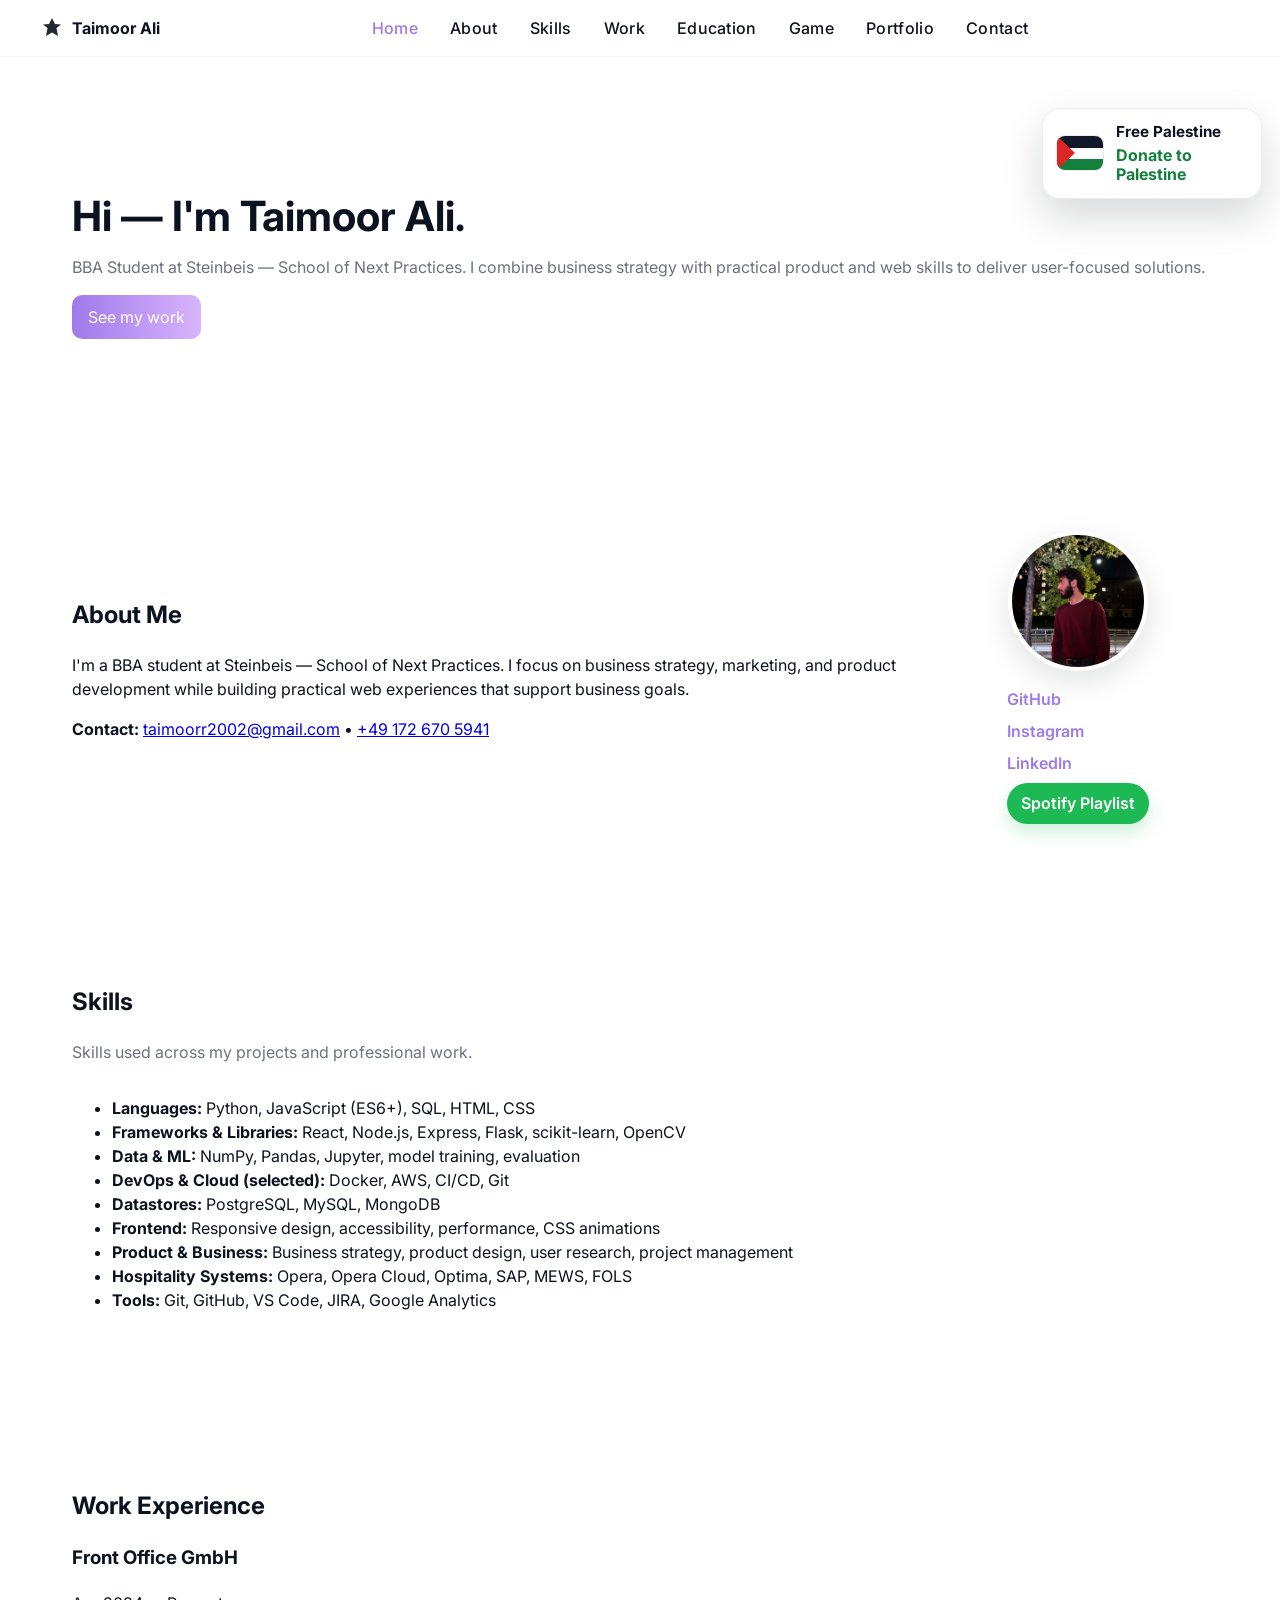
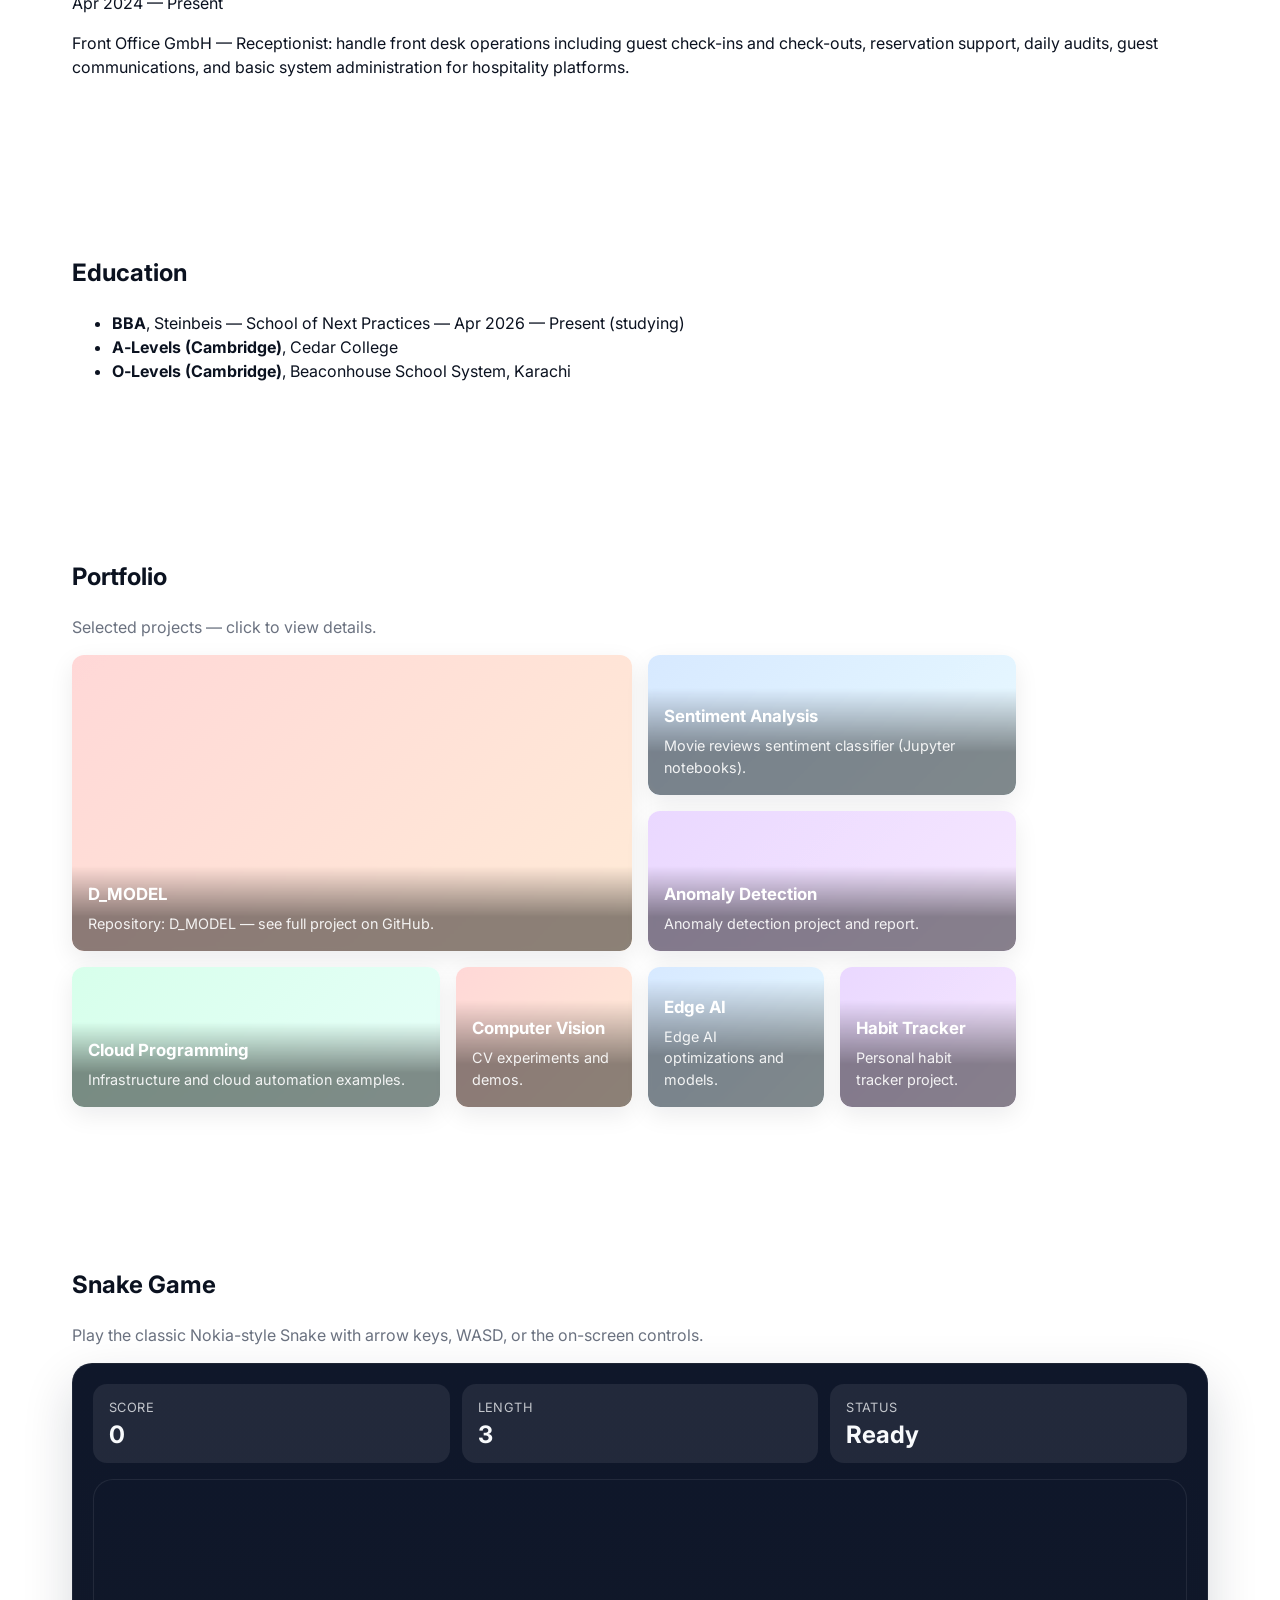
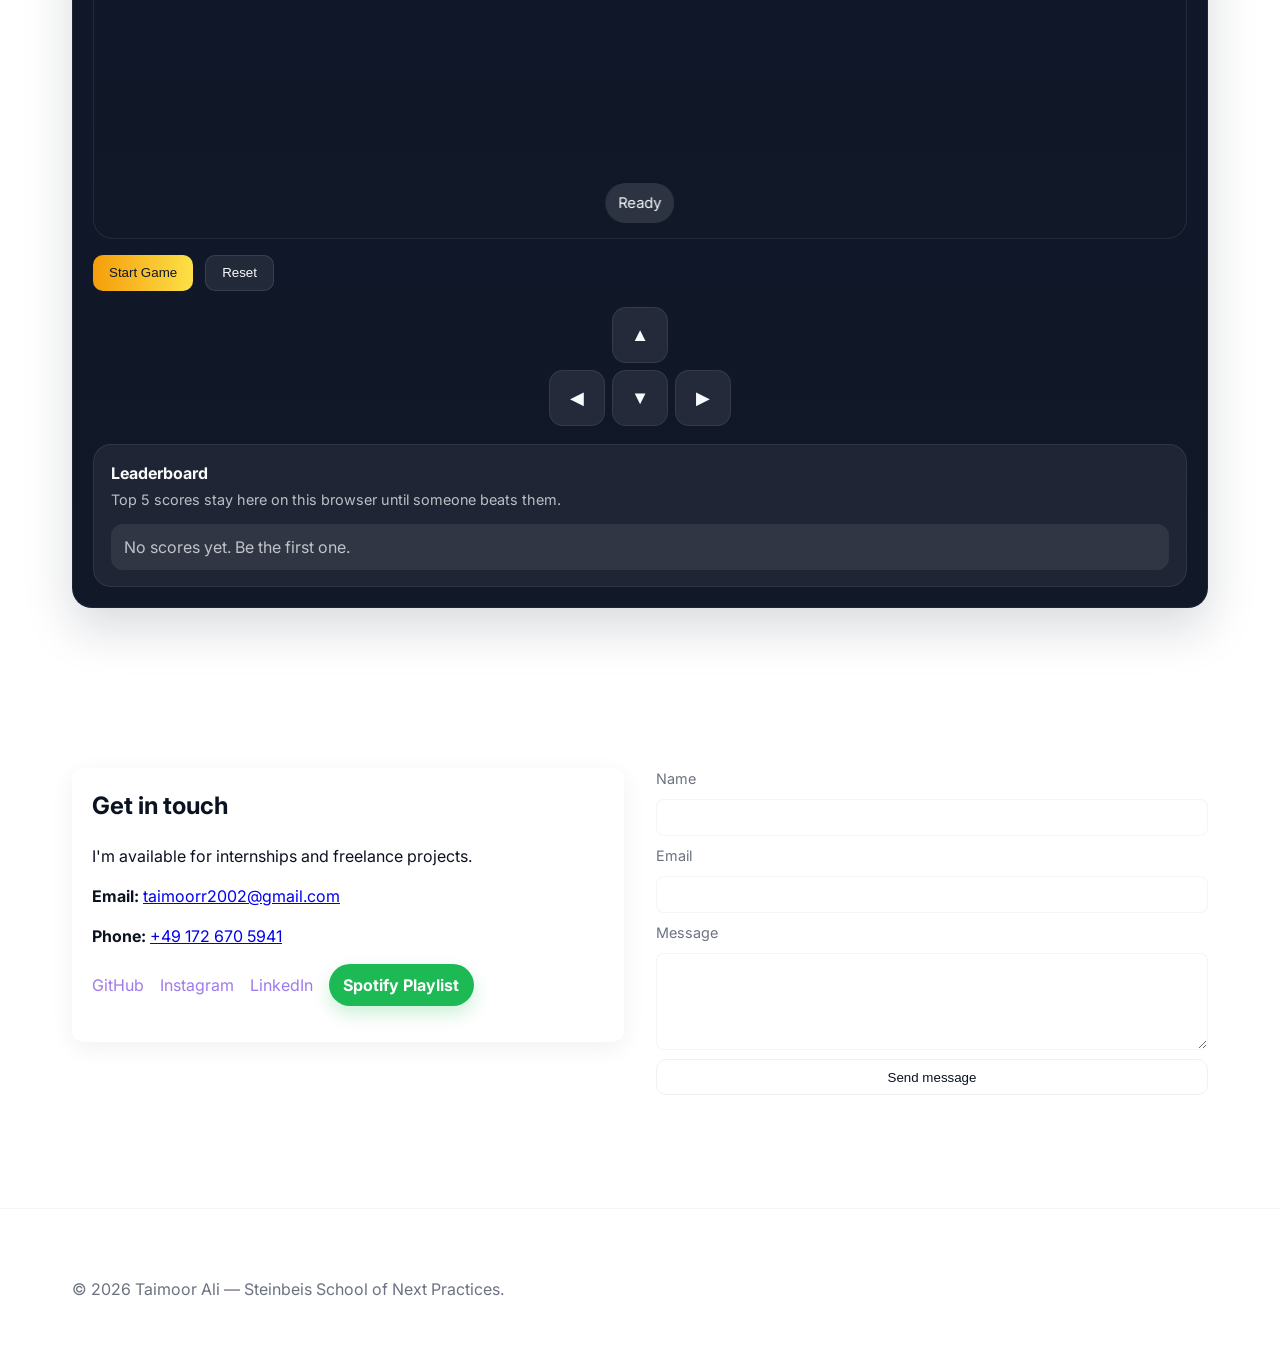
<file: index.html>
<!DOCTYPE html>
<html lang="en">
<head>
    <meta charset="utf-8">
    <meta name="viewport" content="width=device-width,initial-scale=1">
    <title>MyName — Software Developer</title>
    <link href="https://fonts.googleapis.com/css2?family=Inter:wght@300;400;600;700&display=swap" rel="stylesheet">
    <link rel="stylesheet" href="style.css">
    <meta name="description" content="Portfolio of a software developer — frontend, backend, and product-focused engineering.">
    <meta name="theme-color" content="#ffffff">
    <link rel="icon" href="assets/favicon.svg" type="image/svg+xml">
    <link rel="manifest" href="manifest.webmanifest">
</head>
<body>
    <header class="site-header">
        <div class="container header-inner">
            <div class="nav-left">
                <a class="logo" href="#hero" aria-label="Homepage">
                    <svg width="24" height="24" viewBox="0 0 24 24" fill="none" aria-hidden="true"><path d="M12 2L15 8l6 .5-4.5 3.5L18 20l-6-3.5L6 20l1.5-8L3 8.5 9 8 12 2z" fill="currentColor"/></svg>
                    <span class="brand">Taimoor Ali</span>
                </a>
            </div>

            <nav class="site-nav" aria-label="Main navigation">
                <ul class="nav-center">
                    <li><a href="#hero">Home</a></li>
                    <li><a href="#about">About</a></li>
                    <li><a href="#skills">Skills</a></li>
                        <li><a href="#work">Work</a></li>
                        <li><a href="#education">Education</a></li>
                    <li><a href="#game">Game</a></li>
                    <li><a href="#portfolio">Portfolio</a></li>
                    <li><a href="#contact">Contact</a></li>
                </ul>
            </nav>

            <div class="nav-right">
                <button id="menu-toggle" class="menu-toggle" aria-label="Toggle navigation">☰</button>
            </div>
        </div>
    </header>

    <main>
        <section id="hero" class="hero">
            <div class="container">
                <h1>Hi — I'm Taimoor Ali.</h1>
                <p class="lead">BBA Student at Steinbeis — School of Next Practices. I combine business strategy with practical product and web skills to deliver user-focused solutions.</p>
                <p><a class="btn primary" href="#portfolio">See my work</a></p>
            </div>
        </section>

        <section id="about" class="section">
            <div class="container about-inner">
                <div class="about-left">
                    <h2>About Me</h2>
                    <p>I'm a BBA student at Steinbeis — School of Next Practices. I focus on business strategy, marketing, and product development while building practical web experiences that support business goals.</p>
                    <p><strong>Contact:</strong> <a href="mailto:taimoorr2002@gmail.com">taimoorr2002@gmail.com</a> • <a href="tel:+491726705941">+49 172 670 5941</a></p>
                </div>
                <div class="about-right">
                    <img src="assets/profile.jpg" alt="Taimoor Ali" class="avatar-img">
                    <div class="socials">
                        <a href="https://github.com/taimoorali110" target="_blank" rel="noopener">GitHub</a>
                        <a href="https://www.instagram.com/taimoorkoraii/" target="_blank" rel="noopener">Instagram</a>
                        <a href="https://www.linkedin.com/in/taimoor-ali-80b96a406/" class="linkedin" target="_blank" rel="noopener">LinkedIn</a>
                        <a class="spotify-link" href="https://open.spotify.com/playlist/6kgKh6iaj9Uk6pMjlQZ9Xp?si=ee065f746693475c" target="_blank" rel="noopener">Spotify Playlist</a>
                    </div>
                </div>
            </div>
        </section>

        <section id="skills" class="section">
            <div class="container">
                <h2>Skills</h2>
                <p class="lead">Skills used across my projects and professional work.</p>
                <div class="skills-grid expanded">
                    <ul>
                        <li><strong>Languages:</strong> Python, JavaScript (ES6+), SQL, HTML, CSS</li>
                        <li><strong>Frameworks & Libraries:</strong> React, Node.js, Express, Flask, scikit-learn, OpenCV</li>
                        <li><strong>Data & ML:</strong> NumPy, Pandas, Jupyter, model training, evaluation</li>
                        <li><strong>DevOps & Cloud (selected):</strong> Docker, AWS, CI/CD, Git</li>
                        <li><strong>Datastores:</strong> PostgreSQL, MySQL, MongoDB</li>
                        <li><strong>Frontend:</strong> Responsive design, accessibility, performance, CSS animations</li>
                        <li><strong>Product & Business:</strong> Business strategy, product design, user research, project management</li>
                        <li><strong>Hospitality Systems:</strong> Opera, Opera Cloud, Optima, SAP, MEWS, FOLS</li>
                        <li><strong>Tools:</strong> Git, GitHub, VS Code, JIRA, Google Analytics</li>
                    </ul>
                    
                </div>
            </div>
        </section>

        <section id="work" class="section work-section">
            <div class="container">
                <h2>Work Experience</h2>
                <div class="work-item">
                    <h3>Front Office GmbH</h3>
                    <p class="muted">Apr 2024 — Present</p>
                    <p>Front Office GmbH — Receptionist: handle front desk operations including guest check-ins and check-outs, reservation support, daily audits, guest communications, and basic system administration for hospitality platforms.</p>
                </div>
            </div>
        </section>

        <section id="education" class="section education-section">
            <div class="container">
                <h2>Education</h2>
                <ul class="education-list">
                    <li><strong>BBA</strong>, Steinbeis — School of Next Practices — Apr 2026 — Present (studying)</li>
                    <li><strong>A‑Levels (Cambridge)</strong>, Cedar College</li>
                    <li><strong>O‑Levels (Cambridge)</strong>, Beaconhouse School System, Karachi</li>
                </ul>
            </div>
        </section>

        <section id="portfolio" class="section portfolio-section">
            <div class="container">
                <h2>Portfolio</h2>
                <p class="lead">Selected projects — click to view details.</p>
                <div class="portfolio-grid">
                    <a class="portfolio-tile tile-large" href="projects/D_MODEL.html" aria-label="D_MODEL">
                        <div class="tile-bg tile-1"></div>
                        <div class="tile-overlay">
                            <h3>D_MODEL</h3>
                            <p>Repository: D_MODEL — see full project on GitHub.</p>
                        </div>
                    </a>

                    <a class="portfolio-tile tile-medium" href="projects/sentiment-analysis-for-movie-reviews.html" aria-label="Sentiment Analysis">
                        <div class="tile-bg tile-2"></div>
                        <div class="tile-overlay">
                            <h3>Sentiment Analysis</h3>
                            <p>Movie reviews sentiment classifier (Jupyter notebooks).</p>
                        </div>
                    </a>

                    <a class="portfolio-tile tile-medium" href="projects/Taimoor_10220374_Anomaly_Detection.html" aria-label="Anomaly Detection">
                        <div class="tile-bg tile-3"></div>
                        <div class="tile-overlay">
                            <h3>Anomaly Detection</h3>
                            <p>Anomaly detection project and report.</p>
                        </div>
                    </a>

                    <a class="portfolio-tile tile-medium" href="projects/Taimoor_10220374_cloud_programming.html" aria-label="Cloud Programming">
                        <div class="tile-bg tile-4"></div>
                        <div class="tile-overlay">
                            <h3>Cloud Programming</h3>
                            <p>Infrastructure and cloud automation examples.</p>
                        </div>
                    </a>

                    <a class="portfolio-tile tile-small" href="projects/Taimoor_10220374_computer_vision.html" aria-label="Computer Vision">
                        <div class="tile-bg tile-1"></div>
                        <div class="tile-overlay">
                            <h3>Computer Vision</h3>
                            <p>CV experiments and demos.</p>
                        </div>
                    </a>

                    <a class="portfolio-tile tile-small" href="projects/Taimoor_10220374_edge_ai.html" aria-label="Edge AI">
                        <div class="tile-bg tile-2"></div>
                        <div class="tile-overlay">
                            <h3>Edge AI</h3>
                            <p>Edge AI optimizations and models.</p>
                        </div>
                    </a>

                    <a class="portfolio-tile tile-small" href="projects/Taimoor_10220374_habit_tracker.html" aria-label="Habit Tracker">
                        <div class="tile-bg tile-3"></div>
                        <div class="tile-overlay">
                            <h3>Habit Tracker</h3>
                            <p>Personal habit tracker project.</p>
                        </div>
                    </a>
                </div>
            </div>
        </section>

        <section id="game" class="section game-section">
            <div class="container">
                <h2>Snake Game</h2>
                <p class="lead">Play the classic Nokia-style Snake with arrow keys, WASD, or the on-screen controls.</p>
                <div class="game-shell snake-shell">
                    <div class="game-stats" aria-live="polite">
                        <div><span>Score</span><strong id="game-score">0</strong></div>
                        <div><span>Length</span><strong id="game-length">3</strong></div>
                        <div><span>Status</span><strong id="game-status">Ready</strong></div>
                    </div>
                    <div id="snake-game-board" class="snake-board" aria-label="Snake game board" tabindex="0">
                        <canvas id="snake-canvas" width="360" height="360"></canvas>
                        <div class="snake-overlay" id="snake-overlay">Press Start to play</div>
                    </div>
                    <div class="game-controls">
                        <button id="game-start" class="btn primary" type="button">Start Game</button>
                        <button id="game-reset" class="btn" type="button">Reset</button>
                    </div>
                    <div class="snake-pad" aria-label="Snake movement controls">
                        <button class="snake-btn" type="button" data-dir="up">▲</button>
                        <div class="snake-row">
                            <button class="snake-btn" type="button" data-dir="left">◀</button>
                            <button class="snake-btn" type="button" data-dir="down">▼</button>
                            <button class="snake-btn" type="button" data-dir="right">▶</button>
                        </div>
                    </div>
                    <div class="leaderboard-panel">
                        <div class="leaderboard-head">
                            <h3>Leaderboard</h3>
                            <p>Top 5 scores stay here on this browser until someone beats them.</p>
                        </div>
                        <ol id="snake-leaderboard" class="leaderboard-list" aria-live="polite"></ol>
                    </div>
                </div>
            </div>
        </section>

        <section id="contact" class="section">
            <div class="container contact-inner">
                <div class="contact-card">
                    <h2>Get in touch</h2>
                    <p>I'm available for internships and freelance projects.</p>
                    <p><strong>Email:</strong> <a href="mailto:taimoorr2002@gmail.com">taimoorr2002@gmail.com</a></p>
                    <p><strong>Phone:</strong> <a href="tel:+491726705941">+49 172 670 5941</a></p>
                    <p class="contact-socials">
                        <a href="https://github.com/taimoorali110" target="_blank" rel="noopener">GitHub</a>
                        <a href="https://instagram.com/taimoorkoraii" target="_blank" rel="noopener">Instagram</a>
                        <a href="https://www.linkedin.com/in/taimoor-ali-80b96a406/" class="linkedin" target="_blank" rel="noopener">LinkedIn</a>
                        <a class="spotify-link" href="https://open.spotify.com/playlist/6kgKh6iaj9Uk6pMjlQZ9Xp?si=ee065f746693475c" target="_blank" rel="noopener">Spotify Playlist</a>
                    </p>
                </div>

                <form id="contact-form" class="contact-form" method="POST">
                    <label for="name">Name</label>
                    <input id="name" name="name" type="text" required>

                    <label for="email">Email</label>
                    <input id="email" name="email" type="email" required>

                    <label for="message">Message</label>
                    <textarea id="message" name="message" rows="5" required></textarea>

                    <button type="submit" class="btn">Send message</button>
                    <p id="form-status" class="form-status" aria-live="polite"></p>
                </form>
            </div>
        </section>
    </main>

    <aside class="support-badge" aria-label="Palestine support and donation link">
        <div class="flag" aria-hidden="true">
            <span class="flag-black"></span>
            <span class="flag-white"></span>
            <span class="flag-green"></span>
            <span class="flag-red"></span>
        </div>
        <div class="support-copy">
            <strong>Free Palestine</strong>
            <a href="https://donate.unrwa.org/int/en/general?utm_source=google&utm_medium=cpc&utm_content=gaza&utm_campaign=CR_UNRWA_TAC_PRO_Generic_Gaza_SEM_DE_EN_CONV_2432026&gad_source=1&gad_campaignid=23680467537&gbraid=0AAAAApc61G7LXEV8VcdXLqSeXv3rjhVPc&gclid=Cj0KCQjwrZTRBhDSARIsAHidYfeowFu_WZfKQOGUE1Fs76RTi5K41YBwWxDkxVURpf7EW5RTjcFP-UsaAn3CEALw_wcB" target="_blank" rel="noopener">Donate to Palestine</a>
        </div>
    </aside>

    <footer class="site-footer">
        <div class="container footer-inner">
            <p>&copy; <span id="year"></span> Taimoor Ali — Steinbeis School of Next Practices.</p>
        </div>
    </footer>

    <script src="https://cdn.emailjs.com/sdk/3.2.0/email.min.js"></script>
    <script src="script.js"></script>
</body>
</html>
</file>
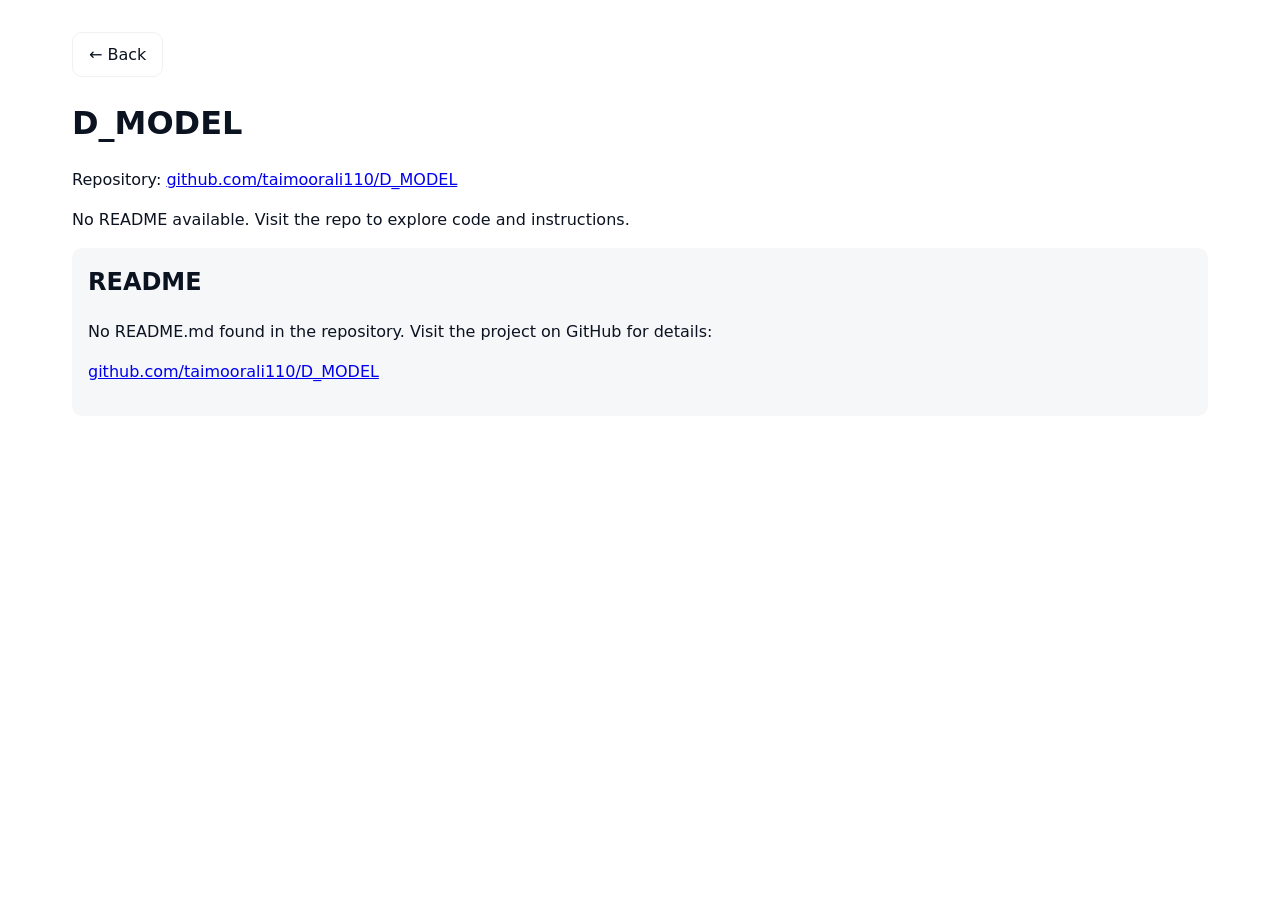
<file: projects/D_MODEL.html>
<!doctype html>
<html lang="en">
  <head>
  <meta charset="utf-8">
  <meta name="viewport" content="width=device-width,initial-scale=1">
  <title>D_MODEL — Project</title>
  <link rel="stylesheet" href="../style.css">
</head>
<body>
  <main class="container">
    <a class="btn" href="../">← Back</a>
    <h1>D_MODEL</h1>
    <p>Repository: <a href="https://github.com/taimoorali110/D_MODEL" target="_blank">github.com/taimoorali110/D_MODEL</a></p>
    <p>No README available. Visit the repo to explore code and instructions.</p>
    <section class="readme">
      <h2>README</h2>
      <p>No README.md found in the repository. Visit the project on GitHub for details:</p>
      <p><a href="https://github.com/taimoorali110/D_MODEL" target="_blank" rel="noopener">github.com/taimoorali110/D_MODEL</a></p>
    </section>
  </main>
  <script src="../script.js"></script>
</body>
</html>
</file>
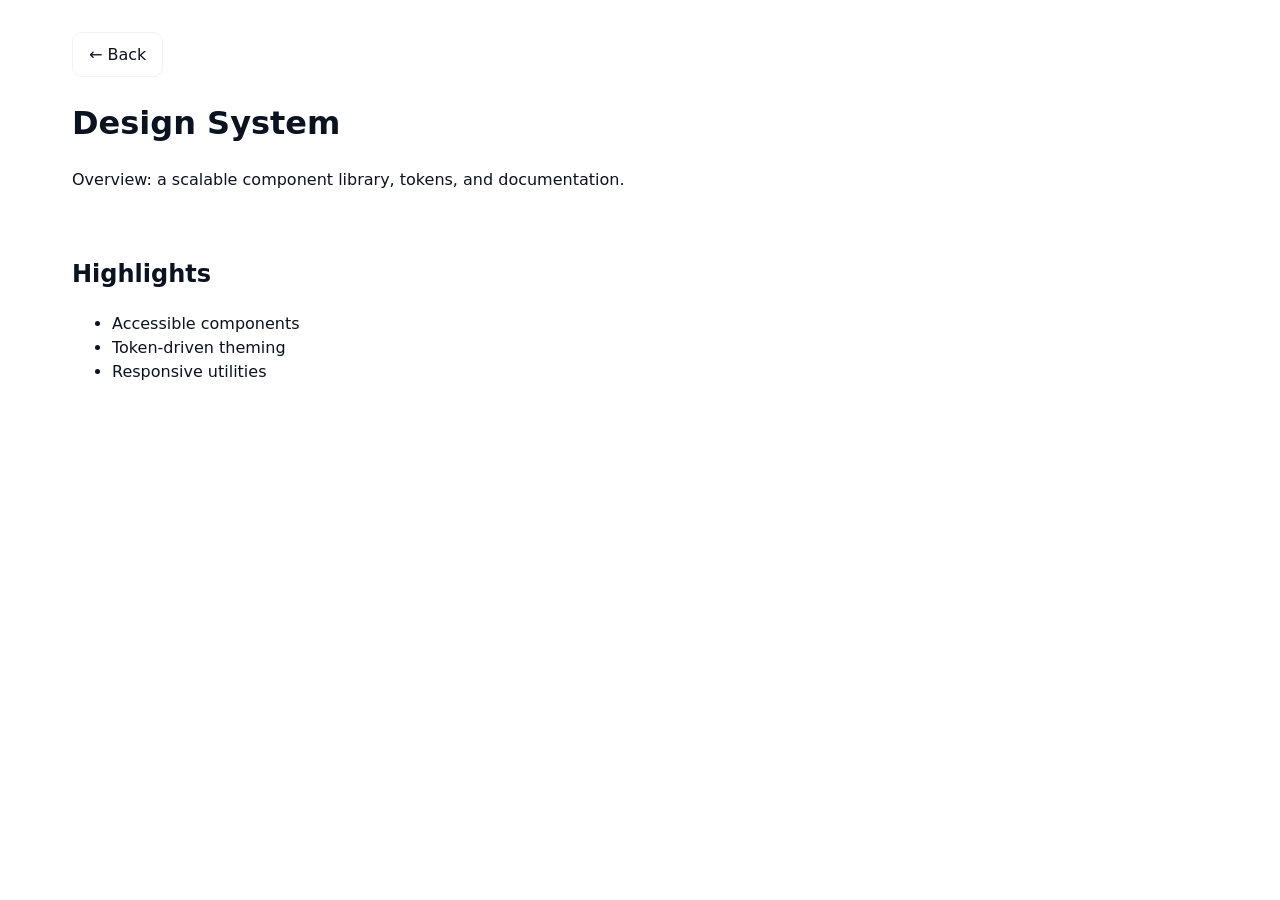
<file: projects/project1.html>
<!doctype html>
<html lang="en">
<head>
  <meta charset="utf-8">
  <meta name="viewport" content="width=device-width,initial-scale=1">
  <title>Design System — Project</title>
  <link rel="stylesheet" href="../style.css">
  <link rel="icon" href="../assets/favicon.svg" type="image/svg+xml">
</head>
<body>
  <main class="container">
    <a href="../" class="btn">← Back</a>
    <h1>Design System</h1>
    <p>Overview: a scalable component library, tokens, and documentation.</p>
    <section class="section">
      <h2>Highlights</h2>
      <ul>
        <li>Accessible components</li>
        <li>Token-driven theming</li>
        <li>Responsive utilities</li>
      </ul>
    </section>
  </main>
  <script src="../script.js"></script>
</body>
</html>
</file>
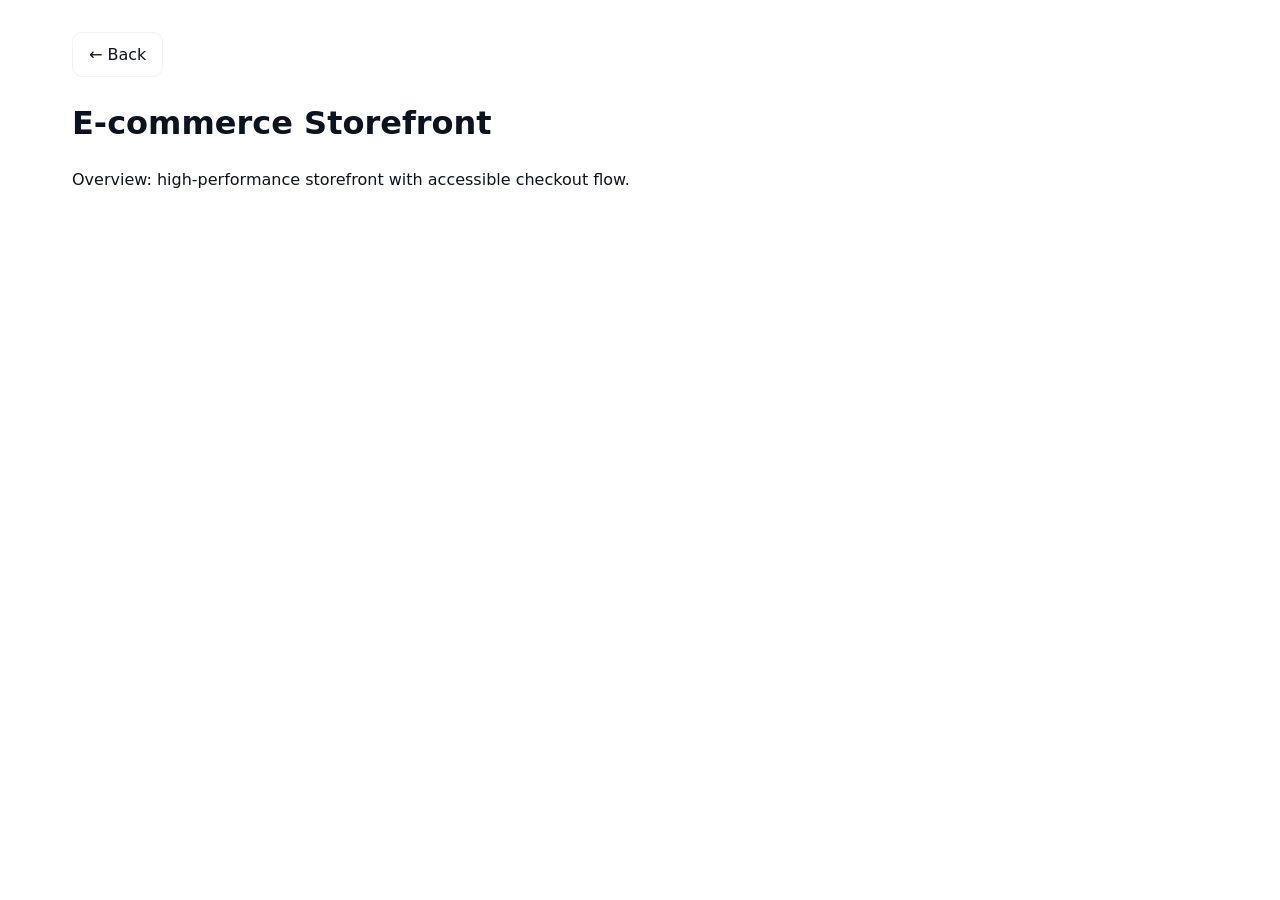
<file: projects/project2.html>
<!doctype html>
<html lang="en">
<head>
  <meta charset="utf-8">
  <meta name="viewport" content="width=device-width,initial-scale=1">
  <title>E‑commerce — Project</title>
  <link rel="stylesheet" href="../style.css">
  <link rel="icon" href="../assets/favicon.svg" type="image/svg+xml">
</head>
<body>
  <main class="container">
    <a href="../" class="btn">← Back</a>
    <h1>E‑commerce Storefront</h1>
    <p>Overview: high-performance storefront with accessible checkout flow.</p>
  </main>
  <script src="../script.js"></script>
</body>
</html>
</file>
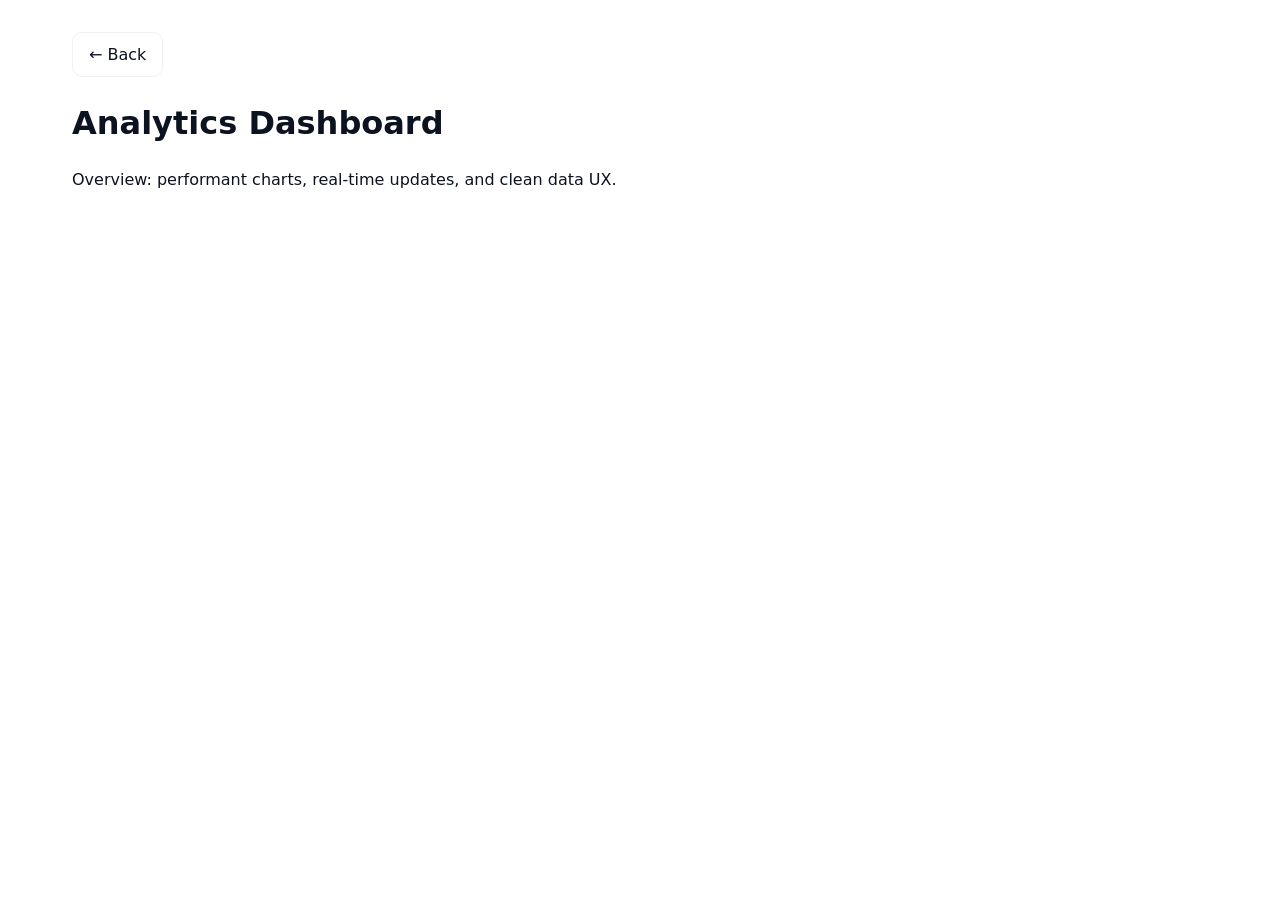
<file: projects/project3.html>
<!doctype html>
<html lang="en">
<head>
  <meta charset="utf-8">
  <meta name="viewport" content="width=device-width,initial-scale=1">
  <title>Analytics Dashboard — Project</title>
  <link rel="stylesheet" href="../style.css">
  <link rel="icon" href="../assets/favicon.svg" type="image/svg+xml">
</head>
<body>
  <main class="container">
    <a href="../" class="btn">← Back</a>
    <h1>Analytics Dashboard</h1>
    <p>Overview: performant charts, real-time updates, and clean data UX.</p>
  </main>
  <script src="../script.js"></script>
</body>
</html>
</file>
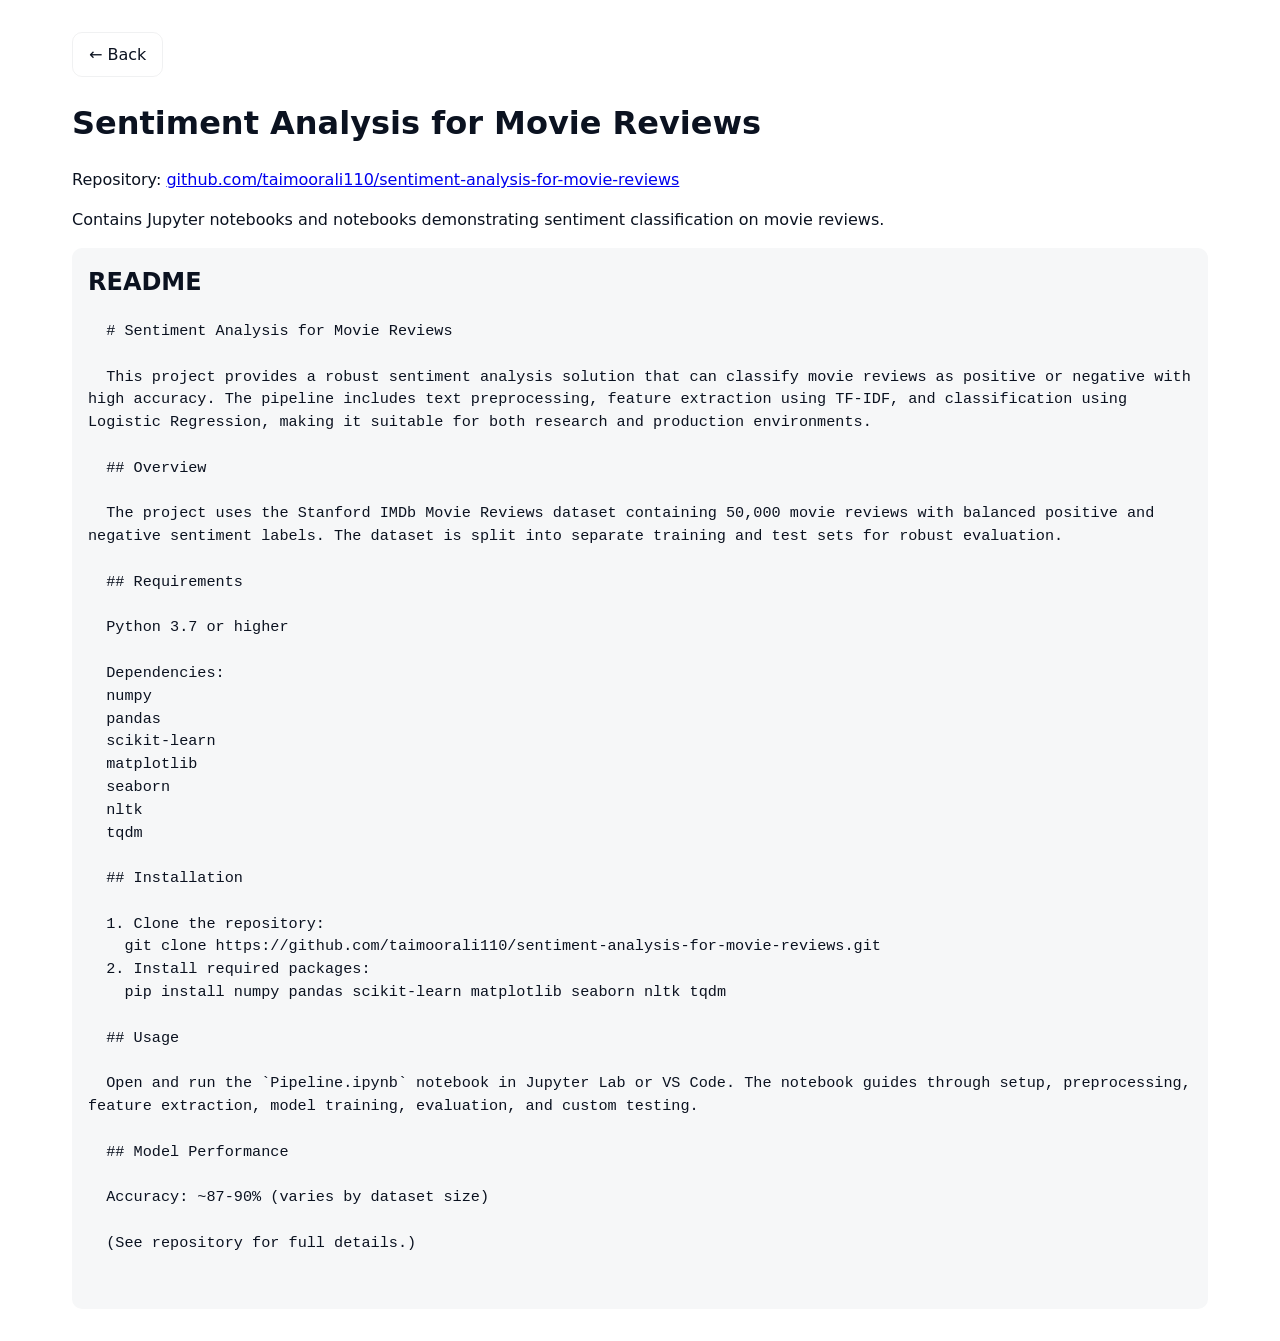
<file: projects/sentiment-analysis-for-movie-reviews.html>
<!doctype html>
<html lang="en">
  <head>
  <meta charset="utf-8">
  <meta name="viewport" content="width=device-width,initial-scale=1">
  <title>Sentiment Analysis — Project</title>
  <link rel="stylesheet" href="../style.css">
</head>
<body>
  <main class="container">
    <a class="btn" href="../">← Back</a>
    <h1>Sentiment Analysis for Movie Reviews</h1>
    <p>Repository: <a href="https://github.com/taimoorali110/sentiment-analysis-for-movie-reviews" target="_blank">github.com/taimoorali110/sentiment-analysis-for-movie-reviews</a></p>
    <p>Contains Jupyter notebooks and notebooks demonstrating sentiment classification on movie reviews.</p>
     <section class="readme">
      <h2>README</h2>
      <pre>
  # Sentiment Analysis for Movie Reviews

  This project provides a robust sentiment analysis solution that can classify movie reviews as positive or negative with high accuracy. The pipeline includes text preprocessing, feature extraction using TF-IDF, and classification using Logistic Regression, making it suitable for both research and production environments.

  ## Overview

  The project uses the Stanford IMDb Movie Reviews dataset containing 50,000 movie reviews with balanced positive and negative sentiment labels. The dataset is split into separate training and test sets for robust evaluation.

  ## Requirements

  Python 3.7 or higher

  Dependencies:
  numpy
  pandas
  scikit-learn
  matplotlib
  seaborn
  nltk
  tqdm

  ## Installation

  1. Clone the repository:
    git clone https://github.com/taimoorali110/sentiment-analysis-for-movie-reviews.git
  2. Install required packages:
    pip install numpy pandas scikit-learn matplotlib seaborn nltk tqdm

  ## Usage

  Open and run the `Pipeline.ipynb` notebook in Jupyter Lab or VS Code. The notebook guides through setup, preprocessing, feature extraction, model training, evaluation, and custom testing.

  ## Model Performance

  Accuracy: ~87-90% (varies by dataset size)

  (See repository for full details.)
      </pre>
     </section>
  </main>
  <script src="../script.js"></script>
</body>
</html>
</file>
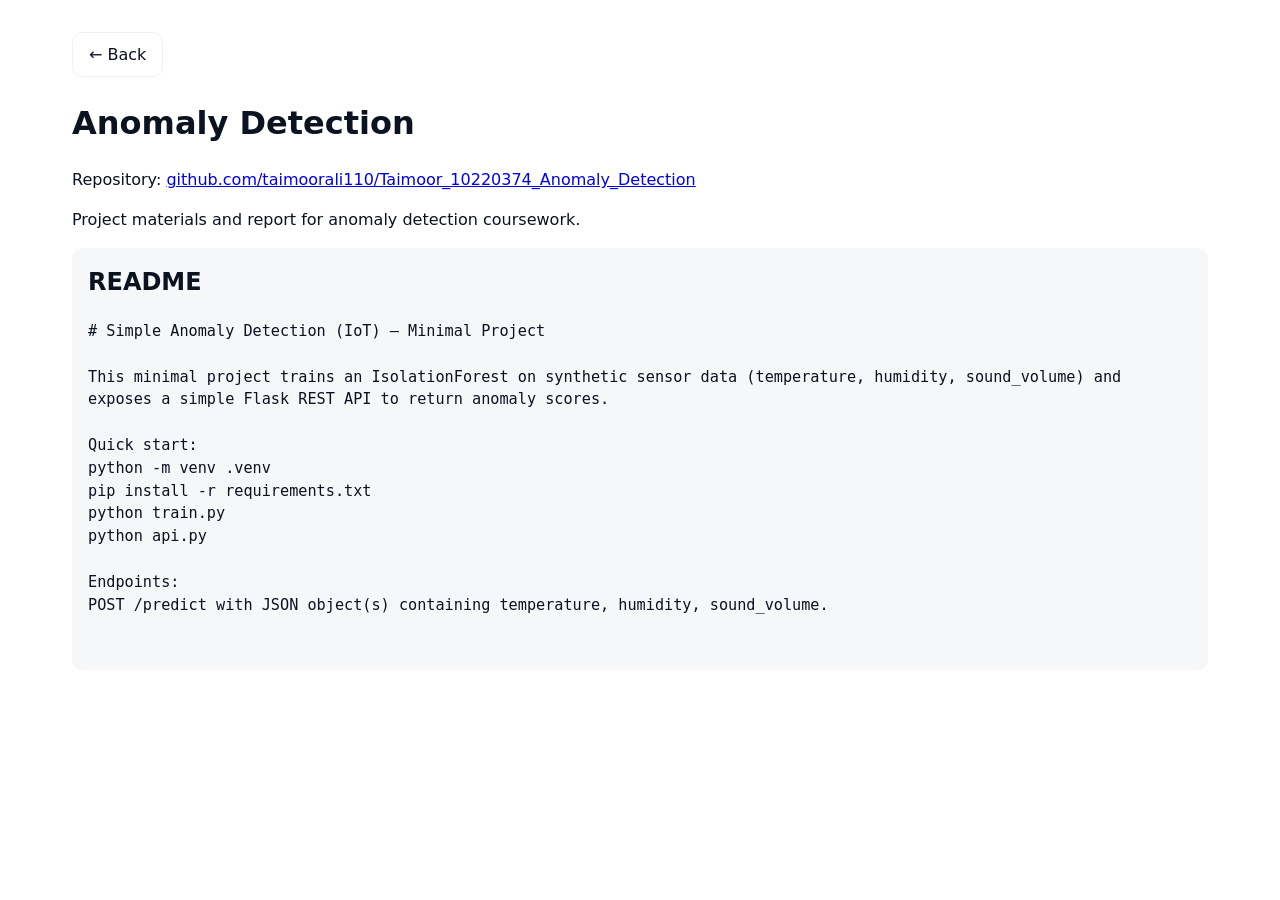
<file: projects/Taimoor_10220374_Anomaly_Detection.html>
<!doctype html>
<html lang="en">
  <head>
  <meta charset="utf-8">
  <meta name="viewport" content="width=device-width,initial-scale=1">
  <title>Anomaly Detection — Project</title>
  <link rel="stylesheet" href="../style.css">
</head>
<body>
  <main class="container">
    <a class="btn" href="../">← Back</a>
    <h1>Anomaly Detection</h1>
    <p>Repository: <a href="https://github.com/taimoorali110/Taimoor_10220374_Anomaly_Detection" target="_blank">github.com/taimoorali110/Taimoor_10220374_Anomaly_Detection</a></p>
    <p>Project materials and report for anomaly detection coursework.</p>
    <section class="readme">
      <h2>README</h2>
      <pre>
# Simple Anomaly Detection (IoT) — Minimal Project

This minimal project trains an IsolationForest on synthetic sensor data (temperature, humidity, sound_volume) and exposes a simple Flask REST API to return anomaly scores.

Quick start:
python -m venv .venv
pip install -r requirements.txt
python train.py
python api.py

Endpoints:
POST /predict with JSON object(s) containing temperature, humidity, sound_volume.
      </pre>
    </section>
  </main>
  <script src="../script.js"></script>
</body>
</html>
</file>
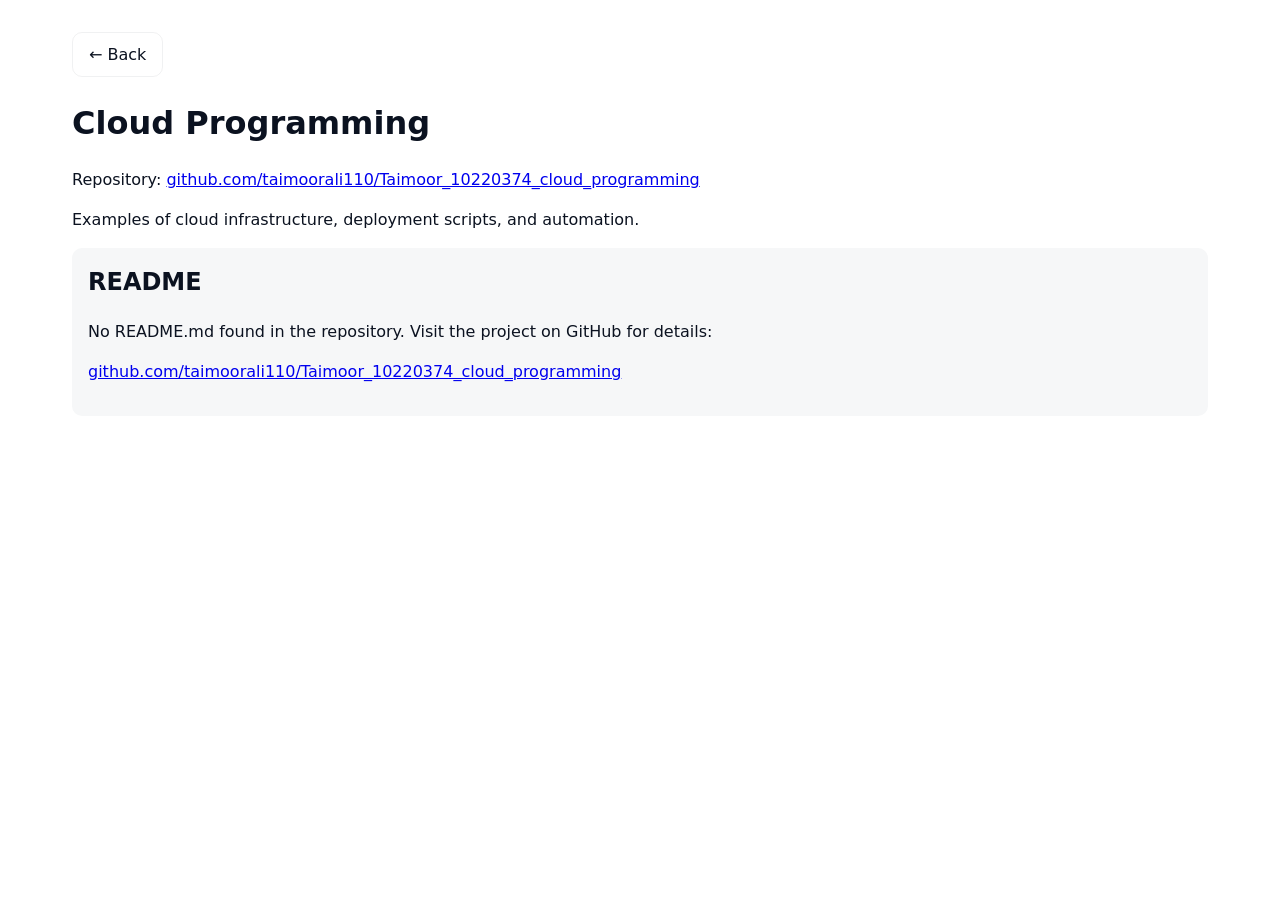
<file: projects/Taimoor_10220374_cloud_programming.html>
<!doctype html>
<html lang="en">
  <head>
  <meta charset="utf-8">
  <meta name="viewport" content="width=device-width,initial-scale=1">
  <title>Cloud Programming — Project</title>
  <link rel="stylesheet" href="../style.css">
</head>
<body>
  <main class="container">
    <a class="btn" href="../">← Back</a>
    <h1>Cloud Programming</h1>
    <p>Repository: <a href="https://github.com/taimoorali110/Taimoor_10220374_cloud_programming" target="_blank">github.com/taimoorali110/Taimoor_10220374_cloud_programming</a></p>
    <p>Examples of cloud infrastructure, deployment scripts, and automation.</p>
    <section class="readme">
      <h2>README</h2>
      <p>No README.md found in the repository. Visit the project on GitHub for details:</p>
      <p><a href="https://github.com/taimoorali110/Taimoor_10220374_cloud_programming" target="_blank" rel="noopener">github.com/taimoorali110/Taimoor_10220374_cloud_programming</a></p>
    </section>
  </main>
  <script src="../script.js"></script>
</body>
</html>
</file>
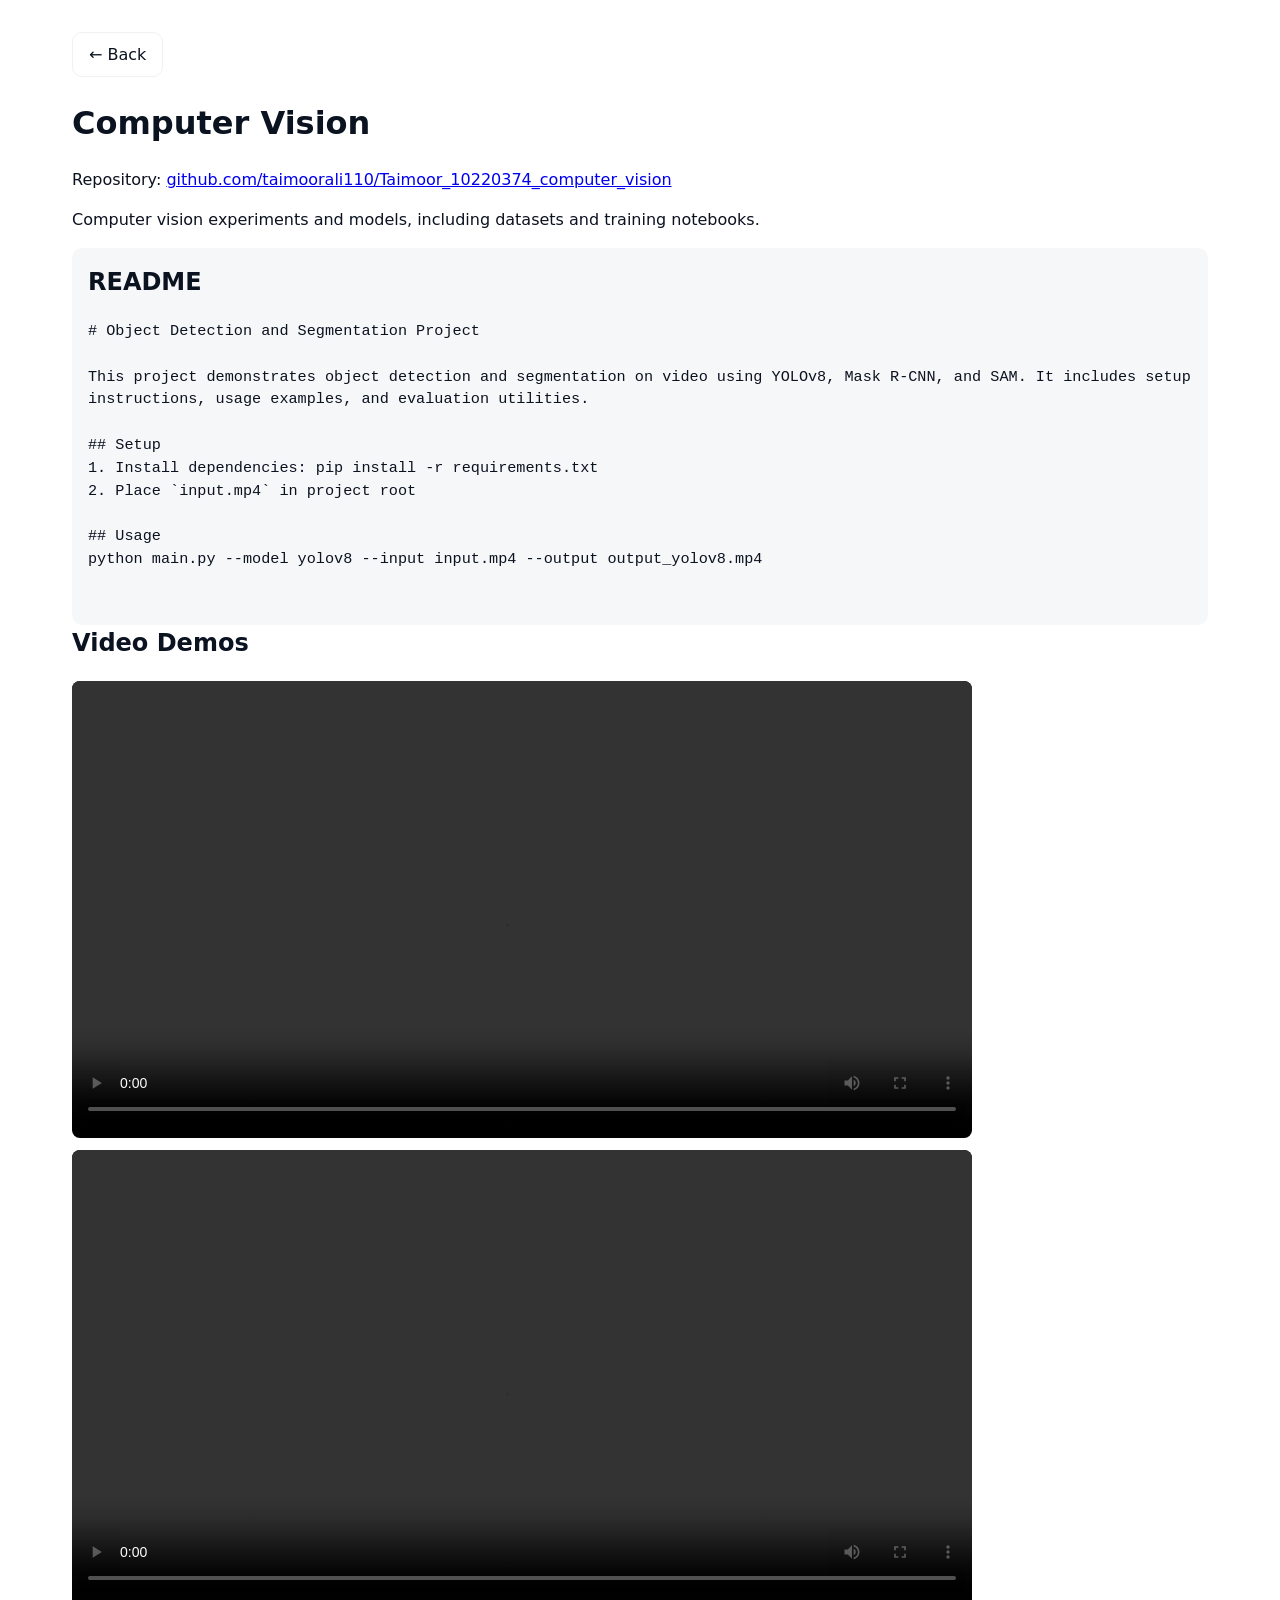
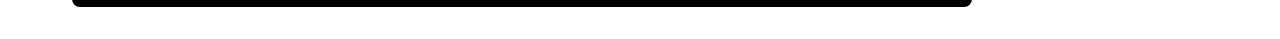
<file: projects/Taimoor_10220374_computer_vision.html>
<!doctype html>
<html lang="en">
  <head>
  <meta charset="utf-8">
  <meta name="viewport" content="width=device-width,initial-scale=1">
  <title>Computer Vision — Project</title>
  <link rel="stylesheet" href="../style.css">
</head>
<body>
  <main class="container">
    <a class="btn" href="../">← Back</a>
    <h1>Computer Vision</h1>
    <p>Repository: <a href="https://github.com/taimoorali110/Taimoor_10220374_computer_vision" target="_blank">github.com/taimoorali110/Taimoor_10220374_computer_vision</a></p>
    <p>Computer vision experiments and models, including datasets and training notebooks.</p>
    <section class="readme">
      <h2>README</h2>
      <pre>
# Object Detection and Segmentation Project

This project demonstrates object detection and segmentation on video using YOLOv8, Mask R-CNN, and SAM. It includes setup instructions, usage examples, and evaluation utilities.

## Setup
1. Install dependencies: pip install -r requirements.txt
2. Place `input.mp4` in project root

## Usage
python main.py --model yolov8 --input input.mp4 --output output_yolov8.mp4
      </pre>
    </section>
    <section class="media">
      <h2>Video Demos</h2>
      <div class="project-video">
        <video controls width="100%" src="https://raw.githubusercontent.com/taimoorali110/Taimoor_10220374_computer_vision/main/output1_yolov8.mp4">Your browser does not support the video tag.</video>
      </div>
      <div class="project-video" style="margin-top:12px">
        <video controls width="100%" src="https://raw.githubusercontent.com/taimoorali110/Taimoor_10220374_computer_vision/main/output1_maskrcnn.mp4">Your browser does not support the video tag.</video>
      </div>
    </section>
  </main>
  <script src="../script.js"></script>
</body>
</html>
</file>
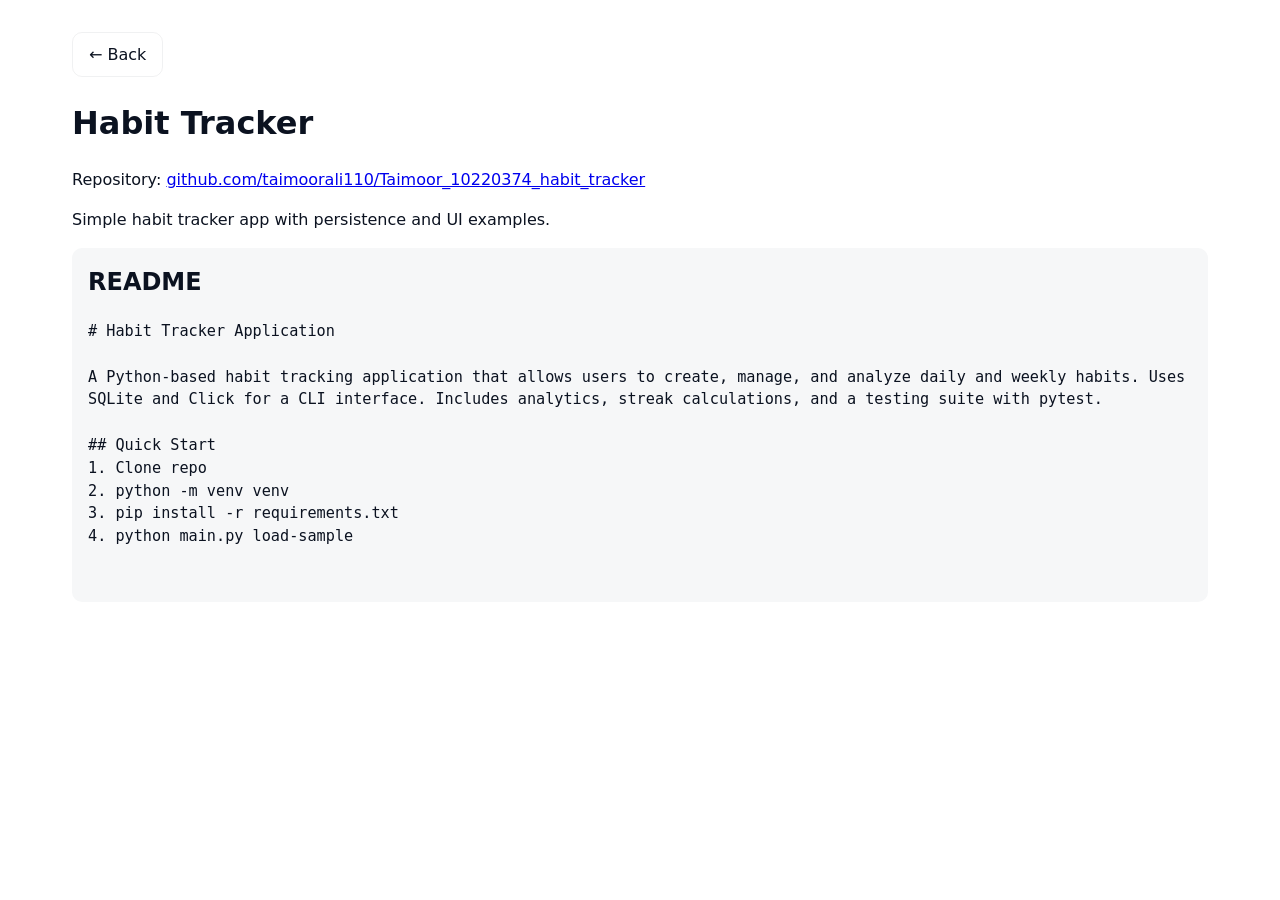
<file: projects/Taimoor_10220374_habit_tracker.html>
<!doctype html>
<html lang="en">
  <head>
  <meta charset="utf-8">
  <meta name="viewport" content="width=device-width,initial-scale=1">
  <title>Habit Tracker — Project</title>
  <link rel="stylesheet" href="../style.css">
</head>
<body>
  <main class="container">
    <a class="btn" href="../">← Back</a>
    <h1>Habit Tracker</h1>
    <p>Repository: <a href="https://github.com/taimoorali110/Taimoor_10220374_habit_tracker" target="_blank">github.com/taimoorali110/Taimoor_10220374_habit_tracker</a></p>
    <p>Simple habit tracker app with persistence and UI examples.</p>
    <section class="readme">
      <h2>README</h2>
      <pre>
# Habit Tracker Application

A Python-based habit tracking application that allows users to create, manage, and analyze daily and weekly habits. Uses SQLite and Click for a CLI interface. Includes analytics, streak calculations, and a testing suite with pytest.

## Quick Start
1. Clone repo
2. python -m venv venv
3. pip install -r requirements.txt
4. python main.py load-sample
      </pre>
    </section>
  </main>
  <script src="../script.js"></script>
</body>
</html>
</file>
<file: style.css>
:root{
    --bg:#ffffff;
    --surface:#f6f7f8;
    --muted:#6b7280;
    --text:#0b1220;
    --accent:#9f7aea; /* lilac */
    --accent-2:#d8b4fe; /* light lilac */
    --card:#ffffff;
    --radius:12px;
}

*{box-sizing:border-box}
html,body{height:100%}
body{
    margin:0;
    font-family:Inter, system-ui, -apple-system, "Segoe UI", Roboto, "Helvetica Neue", Arial;
    background:var(--bg);
    color:var(--text);
    -webkit-font-smoothing:antialiased;
    -moz-osx-font-smoothing:grayscale;
    line-height:1.5;
}

.container{max-width:1200px;margin:0 auto;padding:2rem}

/* About / Avatar / Contact helpers */
.about-inner{display:flex;gap:2rem;align-items:center}
.about-left{flex:1}
.about-right{width:260px;display:flex;flex-direction:column;align-items:center;gap:1rem}
.avatar{width:120px;height:120px;border-radius:50%;background:linear-gradient(135deg,var(--accent),var(--accent-2));display:flex;align-items:center;justify-content:center;font-weight:700;color:white;font-size:36px}
.avatar-img{width:140px;height:140px;border-radius:50%;object-fit:cover;border:4px solid #fff;box-shadow:0 10px 30px rgba(12,18,25,0.12)}
.socials{display:flex;flex-direction:column;gap:0.5rem}
.socials a{color:var(--accent);text-decoration:none;font-weight:600}
.spotify-link{display:inline-flex;align-items:center;justify-content:center;padding:0.55rem 0.9rem;border-radius:999px;background:#1db954;color:#ffffff !important;text-decoration:none !important;font-weight:700;box-shadow:0 8px 18px rgba(29,185,84,0.22);transition:transform .2s ease,box-shadow .2s ease,filter .2s ease}
.spotify-link:hover{transform:translateY(-1px);box-shadow:0 12px 22px rgba(29,185,84,0.28);filter:saturate(1.05)}
.spotify-link:focus-visible{outline:3px solid rgba(29,185,84,0.35);outline-offset:2px}

.contact-inner{display:grid;grid-template-columns:1fr 1fr;gap:2rem;align-items:start}
.contact-card{background:var(--card);padding:1.25rem;border-radius:12px;box-shadow:0 6px 24px rgba(12,18,25,0.06)}
.contact-card h2{margin-top:0}
.contact-socials a{margin-right:12px;color:var(--accent);text-decoration:none}

.nav-center a.active{color:var(--accent)}

    /* Header / Nav */
    .site-header{position:sticky;top:0;z-index:60;background:rgba(255,255,255,0.6);backdrop-filter:blur(8px);border-bottom:1px solid rgba(15,23,42,0.04)}
    .header-inner{display:flex;align-items:center;justify-content:space-between;padding:1rem 0}
    .nav-left,.nav-right{display:flex;align-items:center;gap:1rem}
    .logo{display:flex;align-items:center;gap:0.5rem;color:var(--text);text-decoration:none;font-weight:600}
    .logo svg{opacity:0.9}
    .brand{font-weight:700}
    .site-nav{flex:1;text-align:center}
    .nav-center{display:inline-flex;gap:2rem;align-items:center;list-style:none;padding:0;margin:0}
    .nav-center a{color:var(--text);text-decoration:none;font-weight:500;padding:0.25rem 0;position:relative;letter-spacing:0.02em}
    .nav-center a::after{content:'';position:absolute;left:0;right:0;height:2px;background:var(--accent);transform:scaleX(0);transform-origin:left center;transition:transform .22s cubic-bezier(.2,.9,.2,1)}
    .nav-center a:hover::after{transform:scaleX(1)}
    .menu-toggle{display:none;background:transparent;border:0;font-size:1.25rem}

    .site-header.scrolled{background:rgba(255,255,255,0.8);box-shadow:0 6px 20px rgba(12,18,25,0.06)}
    .site-header.scrolled .header-inner{padding:0.45rem 0}
    .site-header.scrolled .logo{transform:scale(0.95)}

    /* Hero */
    .hero{padding:6rem 0 4rem}
    .hero h1{font-size:2.6rem;margin:0 0 0.5rem;animation:fadeInUp .7s ease both}
    .lead{color:var(--muted);margin:0 0 1rem}
    .btn{display:inline-block;padding:0.6rem 1rem;border-radius:10px;background:transparent;border:1px solid rgba(11,20,40,0.06);color:var(--text);cursor:pointer;text-decoration:none}
    .btn.primary{background:linear-gradient(90deg,var(--accent),var(--accent-2));border:0;color:white}

    /* Sections */
    .section{padding:3rem 0}
    h2{margin-top:0}

    /* Skills */
    .skills-grid{display:grid;grid-template-columns:repeat(auto-fit,minmax(120px,1fr));gap:0.75rem;padding:0;list-style:none}
    /* inline, non-boxed skill tags */
    .skills-topics .skill-list-inline{display:flex;flex-wrap:wrap;gap:0.5rem;padding:0;margin:0;list-style:none}
    .skills-topics .skill{background:transparent;padding:0;margin:0;color:var(--muted);font-weight:500;text-align:left;box-shadow:none;border-radius:0}

    /* Portfolio */
    .portfolio-section .portfolio-grid{display:grid;grid-template-columns:repeat(6,1fr);grid-auto-rows:140px;gap:16px;margin-top:1rem}
    .portfolio-tile{position:relative;display:block;border-radius:12px;overflow:hidden;color:white;text-decoration:none;box-shadow:0 8px 24px rgba(12,18,25,0.08);transform:translateZ(0);transition:transform .35s cubic-bezier(.2,.9,.2,1),box-shadow .25s}
    .portfolio-tile:hover{transform:translateY(-8px) scale(1.01);box-shadow:0 20px 40px rgba(12,18,25,0.12)}
    .portfolio-tile .tile-bg{position:absolute;inset:0;background-size:cover;background-position:center;filter:contrast(1.02) saturate(1.03);transform-origin:center;transition:transform .6s}
    .portfolio-tile:hover .tile-bg{transform:scale(1.06)}
    .portfolio-tile .tile-overlay{position:absolute;left:0;right:0;bottom:0;padding:16px;background:linear-gradient(180deg,rgba(0,0,0,0) 0%, rgba(0,0,0,0.45) 60%);backdrop-filter:blur(2px)}
    .portfolio-tile h3{margin:0 0 6px;font-size:1.05rem}
    .portfolio-tile p{margin:0;font-size:0.9rem;opacity:0.9}
    .tile-large{grid-column:span 3;grid-row:span 2}
    .tile-medium{grid-column:span 2;grid-row:span 1}
    .tile-small{grid-column:span 1;grid-row:span 1}

    .tile-1{background:linear-gradient(135deg,#ffd6d6,#ffe9d6)}
    .tile-2{background:linear-gradient(135deg,#d6e7ff,#e6f7ff)}
    .tile-3{background:linear-gradient(135deg,#e8d6ff,#f3e6ff)}
    .tile-4{background:linear-gradient(135deg,#d6ffe9,#e6fff7)}

        /* Mini game */
        .game-shell{padding:1.25rem;border-radius:20px;background:linear-gradient(180deg,#0f172a 0%, #111827 100%);box-shadow:0 20px 50px rgba(15,23,42,0.16);border:1px solid rgba(255,255,255,0.06)}
        .game-stats{display:grid;grid-template-columns:repeat(3,minmax(0,1fr));gap:0.75rem;margin-bottom:1rem}
        .game-stats div{padding:0.9rem 1rem;border-radius:14px;background:rgba(255,255,255,0.08);color:#f8fafc}
        .game-stats span{display:block;font-size:0.8rem;opacity:0.75;letter-spacing:0.03em;text-transform:uppercase}
        .game-stats strong{display:block;font-size:1.5rem;line-height:1.1;margin-top:0.3rem}
        .snake-shell{position:relative}
        .snake-board{position:relative;height:360px;border-radius:20px;overflow:hidden;background:linear-gradient(180deg,#0f172a 0%,#111827 100%);box-shadow:inset 0 0 0 1px rgba(255,255,255,0.08)}
        .snake-board canvas{width:100%;height:100%;display:block}
        .snake-overlay{position:absolute;inset:auto 50% 16px auto;transform:translateX(50%);padding:0.55rem 0.8rem;border-radius:999px;background:rgba(255,255,255,0.12);color:#f8fafc;font-size:0.92rem;backdrop-filter:blur(8px)}
        .game-controls{display:flex;gap:0.75rem;flex-wrap:wrap;margin-top:1rem}
        .game-controls .btn{background:rgba(255,255,255,0.08);color:#f8fafc;border-color:rgba(255,255,255,0.1)}
        .game-controls .btn.primary{background:linear-gradient(90deg,#f59e0b,#fde047);color:#111827}
        .game-controls .btn:hover{filter:brightness(1.04)}
        .snake-pad{display:flex;flex-direction:column;align-items:center;gap:0.45rem;margin-top:1rem}
        .snake-row{display:flex;gap:0.45rem}
        .snake-btn{width:56px;height:56px;border:0;border-radius:14px;background:rgba(255,255,255,0.08);color:#f8fafc;font-size:1.15rem;cursor:pointer;box-shadow:inset 0 0 0 1px rgba(255,255,255,0.08)}
        .snake-btn:hover{background:rgba(255,255,255,0.14)}
        .leaderboard-panel{margin-top:1.1rem;padding:1rem 1.05rem;border-radius:18px;background:rgba(255,255,255,0.06);border:1px solid rgba(255,255,255,0.08);color:#f8fafc}
        .leaderboard-head h3{margin:0 0 0.25rem;font-size:1rem}
        .leaderboard-head p{margin:0;color:rgba(248,250,252,0.72);font-size:0.9rem}
        .leaderboard-list{margin:0.85rem 0 0;padding:0;list-style:none;display:grid;gap:0.55rem}
        .leaderboard-list li{display:flex;align-items:center;justify-content:space-between;gap:0.75rem;padding:0.7rem 0.85rem;border-radius:12px;background:rgba(255,255,255,0.08)}
        .leaderboard-list .rank{font-weight:700;color:#fde68a;min-width:1.5rem}
        .leaderboard-list .player{flex:1;font-weight:600;overflow:hidden;text-overflow:ellipsis;white-space:nowrap}
        .leaderboard-list .points{font-weight:700;color:#a7f3d0}
        .leaderboard-empty{color:rgba(248,250,252,0.72);padding:0.35rem 0}

    /* Contact form */
    .contact-form{display:grid;gap:0.6rem;max-width:600px}
    .contact-form input,.contact-form textarea{background:var(--card);border:1px solid rgba(10,15,25,0.04);padding:0.6rem;border-radius:8px;color:var(--text)}
    .contact-form label{font-size:0.9rem;color:var(--muted)}
    .form-status{color:var(--accent);font-size:0.95rem;margin-top:0.5rem}

    /* Footer */
    .site-footer{border-top:1px solid rgba(15,23,42,0.04);padding:1.25rem 0;color:var(--muted)}

    /* Support badge */
    .support-badge{position:fixed;right:18px;top:108px;bottom:auto;transform:none;z-index:80;display:flex;align-items:center;gap:0.8rem;padding:0.85rem 1rem 0.85rem 0.85rem;border-radius:18px;background:rgba(255,255,255,0.92);backdrop-filter:blur(10px);box-shadow:0 18px 40px rgba(12,18,25,0.16);border:1px solid rgba(15,23,42,0.08);max-width:220px}
    .support-badge .flag{width:54px;height:34px;position:relative;overflow:hidden;border-radius:8px;box-shadow:0 0 0 1px rgba(0,0,0,0.08)}
    .support-badge .flag span{display:block;width:100%}
    .support-badge .flag-black{height:33.33%;background:#111827}
    .support-badge .flag-white{height:33.33%;background:#ffffff}
    .support-badge .flag-green{height:33.34%;background:#15803d}
    .support-badge .flag-red{position:absolute;left:0;top:0;width:0;height:0;border-top:17px solid transparent;border-bottom:17px solid transparent;border-left:18px solid #dc2626}
    .support-copy{display:flex;flex-direction:column;gap:0.3rem;line-height:1.2}
    .support-copy strong{color:var(--text);font-size:0.95rem}
    .support-copy a{color:#15803d;font-weight:700;text-decoration:none}
    .support-copy a:hover{text-decoration:underline}

/* README and gallery */
.readme{margin-top:1rem;background:var(--surface);padding:1rem;border-radius:10px}
.readme pre{white-space:pre-wrap;font-size:0.95rem;color:var(--text);overflow:auto}
.gallery{display:flex;gap:8px;flex-wrap:wrap;margin-top:0.75rem}
.gallery img{width:180px;height:120px;object-fit:cover;border-radius:8px;border:1px solid rgba(11,20,40,0.06)}
.project-video{width:100%;max-width:900px;border-radius:8px;overflow:hidden;background:#000}

    /* Responsive */
    @media (max-width:1000px){
        .portfolio-section .portfolio-grid{grid-template-columns:repeat(4,1fr);grid-auto-rows:120px}
    }
    @media (max-width:720px){
        .nav-center{display:none}
        .menu-toggle{display:block}
        .site-nav.active{display:block;position:absolute;left:16px;right:16px;top:64px;background:var(--surface);border-radius:12px;padding:12px}
        .portfolio-section .portfolio-grid{grid-template-columns:repeat(2,1fr);grid-auto-rows:140px}
        .hero h1{font-size:1.6rem}
        .game-stats{grid-template-columns:1fr}
        .snake-board{height:280px}
        .support-badge{right:18px;top:108px;transform:none;max-width:180px}
    }

    /* Animations */
    @keyframes fadeInUp{from{opacity:0;transform:translateY(10px)}to{opacity:1;transform:none}}

    @media (prefers-reduced-motion:reduce){
        .portfolio-tile,.hero h1{transition:none;animation:none}
    }
</file>
